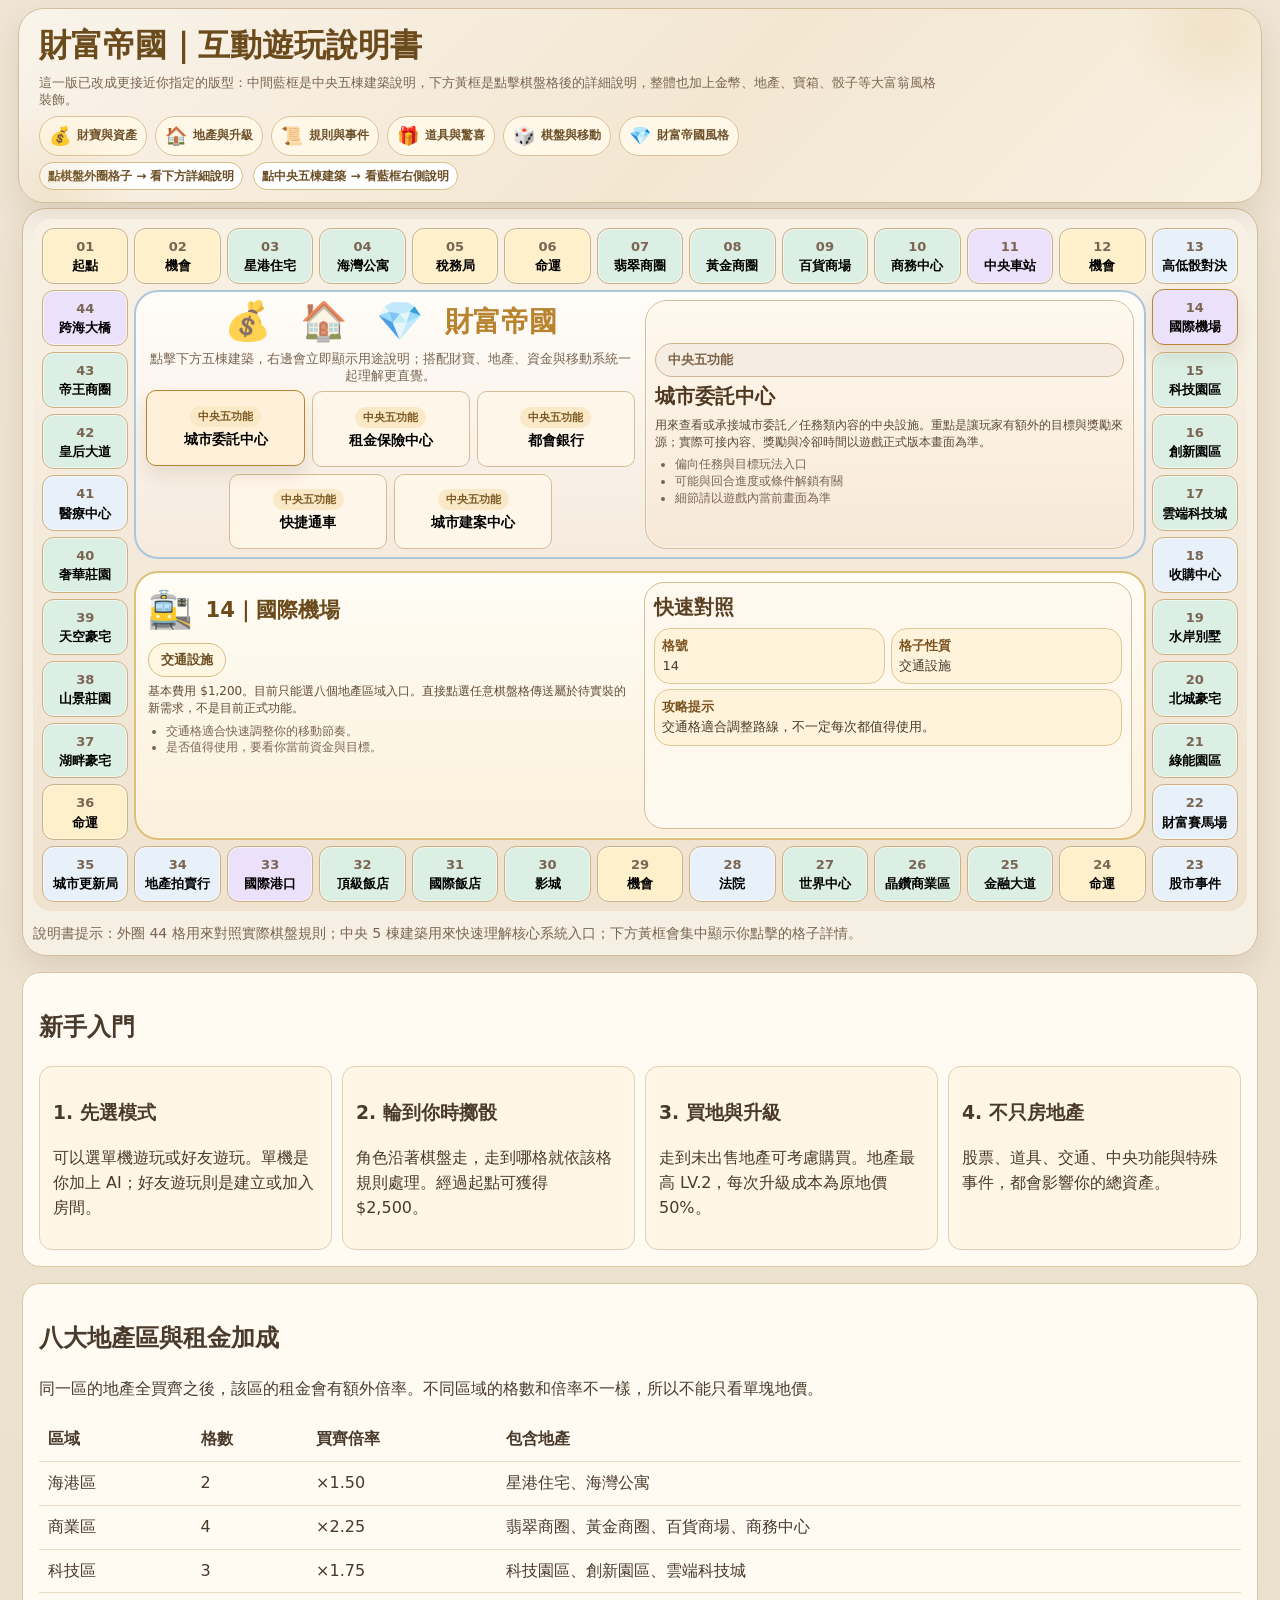
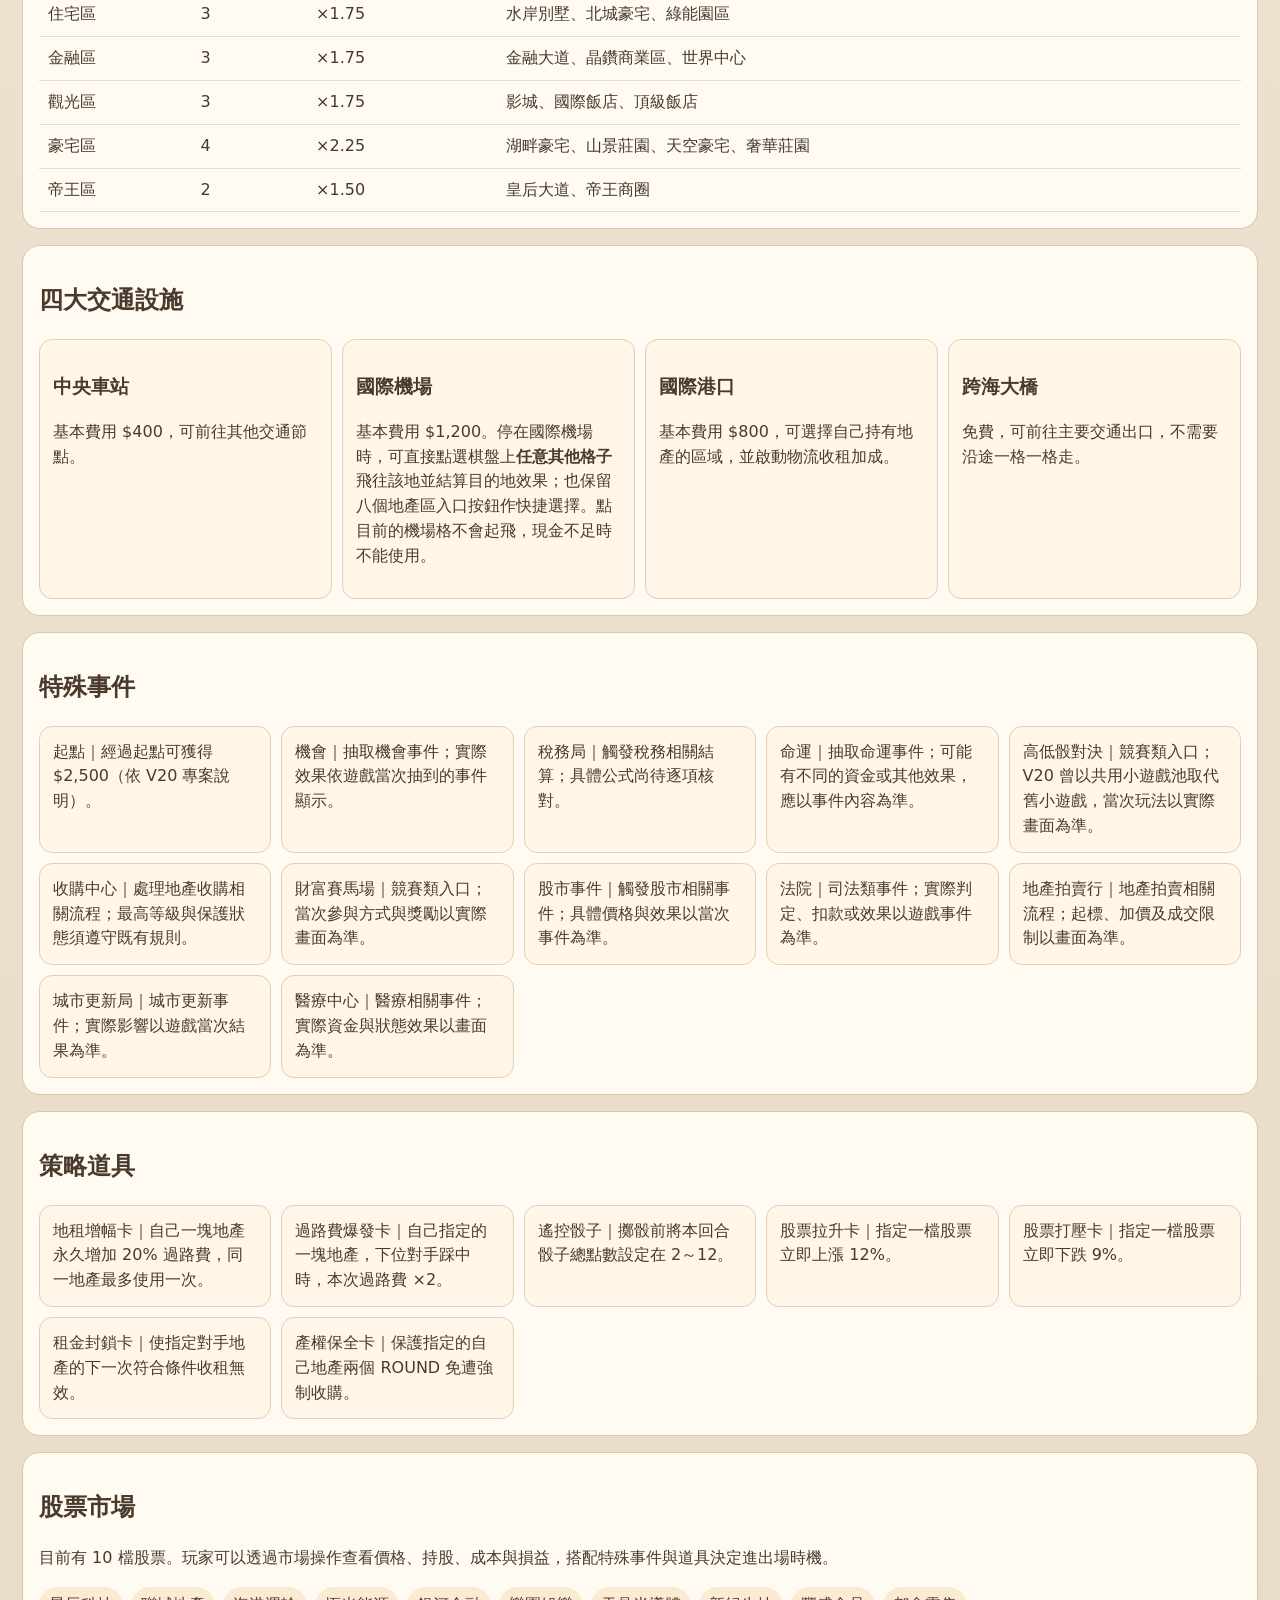
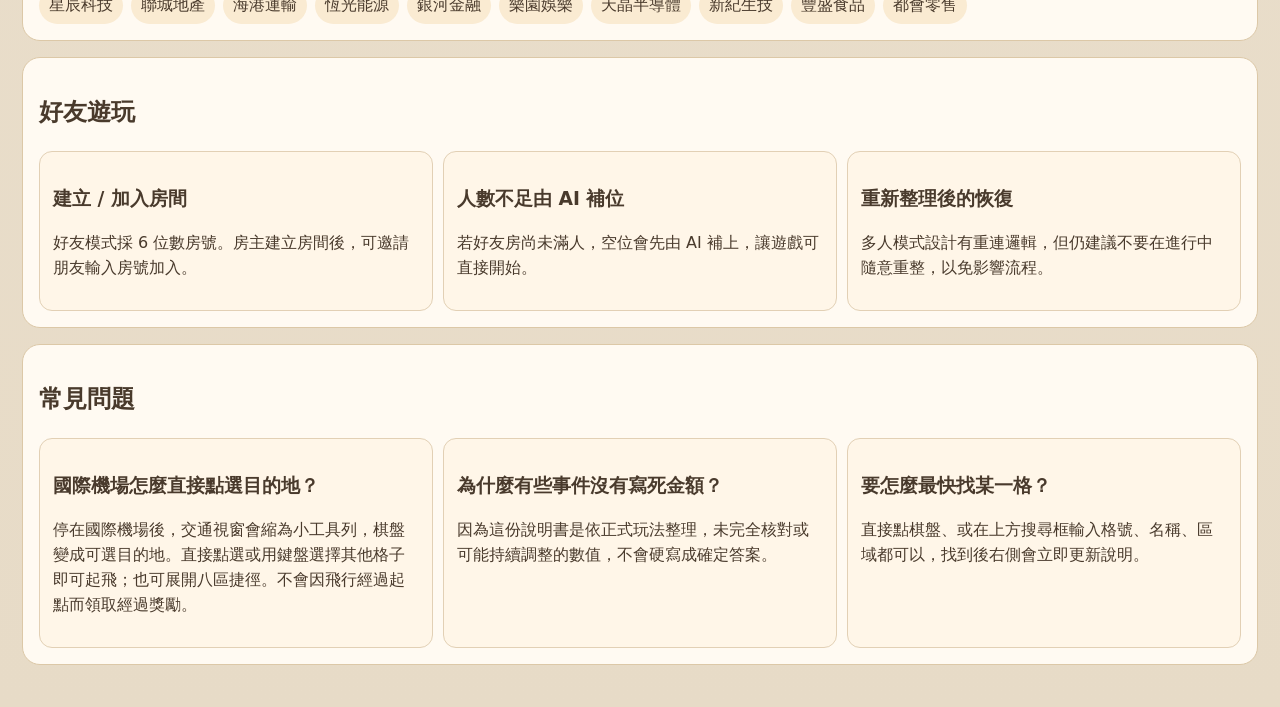
<file: v20/guide.html>
<!doctype html>
<html lang="zh-Hant">
<head>
<meta charset="utf-8">
<meta name="viewport" content="width=device-width,initial-scale=1,viewport-fit=cover">
<meta name="theme-color" content="#efe5d4">
<title>財富帝國｜互動遊玩說明書</title>
<style>
:root{--bg:#efe5d4;--bg2:#e7dbc7;--panel:#f7f0e3;--card:#fffaf2;--line:#d3be9b;--text:#493a2c;--muted:#796551;--gold:#b8832f;--gold2:#d7b06b;--blue:#2c8fd6;--yellow:#ead900;--green:#dcefe4;--purple:#ece1fb;--special:#e8f1f9;--shadow:0 14px 32px rgba(96,67,30,.12);}
*{box-sizing:border-box} body{margin:0;font-family:system-ui,-apple-system,'Noto Sans TC','Microsoft JhengHei',sans-serif;background:linear-gradient(180deg,var(--bg),var(--bg2));color:var(--text);line-height:1.55} button{font:inherit;cursor:pointer} a{color:#7b5320}
.header{max-width:1420px;margin:0 auto;padding:18px 18px 8px}
.hero{position:relative;background:linear-gradient(135deg,#f9f3ea,#f3e7d2 55%,#f8f0e1);border:1px solid var(--line);border-radius:26px;padding:22px 24px 18px;box-shadow:var(--shadow);overflow:hidden}
.hero:before,.hero:after{content:'';position:absolute;width:180px;height:180px;border-radius:50%;background:radial-gradient(circle,rgba(215,176,107,.18),transparent 70%);pointer-events:none}
.hero:before{top:-70px;right:-45px} .hero:after{left:-60px;bottom:-80px}
.hero h1{margin:0 0 8px;font-size:clamp(30px,4vw,50px);color:#6b4a1b} .hero p{margin:0;color:var(--muted);max-width:900px} .chips{display:flex;gap:8px;flex-wrap:wrap;margin-top:14px} .chip{display:inline-flex;align-items:center;gap:6px;padding:8px 14px;border-radius:999px;border:1px solid #dbc39b;background:#fff7e7;color:#6f522a;font-weight:800} .chip .icon{font-size:18px}
.chip{text-decoration:none}.chip:hover,.chip:focus-visible{background:#f6e7c6;border-color:#b88a47;outline-offset:2px}html{scroll-behavior:smooth}section[id],#board{scroll-margin-top:12px}
.page{max-width:1420px;margin:0 auto;padding:0 18px 26px}
.board-shell{overflow-x:auto;background:rgba(255,251,244,.55);border:1px solid var(--line);border-radius:24px;padding:10px;box-shadow:var(--shadow)}
.board{min-width:1050px;display:grid;grid-template-columns:repeat(13,minmax(68px,1fr));grid-template-rows:repeat(11,minmax(70px,auto));gap:6px;min-height:880px;background:linear-gradient(180deg,#f8f1e5,#efe2cf);border-radius:18px;padding:8px;position:relative;overflow:hidden}
.tile{border:1px solid #ccb080;border-radius:16px;background:#fff9ec;padding:8px 4px;display:flex;flex-direction:column;align-items:center;justify-content:center;text-align:center;box-shadow:inset 0 0 0 1px rgba(255,255,255,.55);transition:.16s transform,.16s box-shadow,.16s border-color;min-height:70px}
.tile:hover,.tile.active{transform:translateY(-1px);box-shadow:0 10px 18px rgba(105,76,38,.12);border-color:#b78535} .tile small{font-size:12px;color:var(--muted);font-weight:700} .tile strong{font-size:15px;line-height:1.25}
.tile.property{background:var(--green)} .tile.station{background:var(--purple)} .tile.start,.tile.chance,.tile.fate,.tile.tax{background:#fff0cc} .tile.highlow,.tile.horse,.tile.market,.tile.court,.tile.acquisition,.tile.auction,.tile.urban,.tile.hospital{background:var(--special)}
.center-zone{grid-column:2 / 13;grid-row:2 / 11;display:grid;grid-template-rows:1fr auto;gap:10px;min-height:0}
.center-blue{border:2px solid #aac7db;border-radius:24px;background:linear-gradient(180deg,#fffdf9,#f5eadd);padding:18px;display:grid;grid-template-columns:1fr 1.15fr;gap:14px;min-height:360px;position:relative;overflow:hidden}

.central-showcase{display:grid;grid-template-rows:auto 1fr auto;gap:12px;min-height:0}
.central-words{font-family:Georgia,'Times New Roman',serif;font-size:clamp(18px,2vw,29px);font-weight:750;line-height:1.35;color:#37281b;white-space:pre-line}
.central-brand{display:flex;align-items:end;gap:14px;justify-content:center;color:var(--gold);font-weight:900;font-size:clamp(22px,2.6vw,38px)}
.central-brand .brand-icons{font-size:clamp(26px,3vw,38px);letter-spacing:8px;opacity:.8}
.central-sub{text-align:center;color:var(--muted)}
.central-building-grid{display:grid;grid-template-columns:repeat(3,1fr);grid-template-rows:repeat(3,minmax(58px,1fr));gap:10px;align-items:end}
.central-btn{border:1px solid #d6bc96;border-radius:18px;background:#fff6ea;padding:10px 10px 12px;min-height:58px;display:flex;flex-direction:column;align-items:center;justify-content:center;gap:5px;text-align:center;transition:.16s transform,.16s box-shadow,.16s border-color} .central-btn:hover,.central-btn.active{transform:translateY(-1px);border-color:#b8832f;box-shadow:0 10px 18px rgba(105,76,38,.12);background:#fff0d9} .central-btn small{display:inline-block;padding:2px 8px;border-radius:999px;background:#f9e9c6;color:#7d5923;font-size:11px;font-weight:800} .central-btn strong{font-size:15px}
.central-card{background:linear-gradient(180deg,#fff9ee,#f7e8d7);border:1px solid var(--line);border-radius:22px;padding:18px;box-shadow:inset 0 0 0 1px rgba(255,255,255,.55);display:grid;grid-template-rows:auto auto 1fr auto;gap:12px}
.central-card .tag{justify-self:end;padding:6px 12px;border-radius:999px;border:1px solid #d0b48f;background:#f5ece2;color:#7c6247;font-weight:800;font-size:13px}
.central-card h2{margin:0;font-size:clamp(28px,2.8vw,40px);color:#503820} .central-card p{margin:0;color:#5c4a37;font-size:18px} .central-card ul{margin:0;padding-left:20px;color:var(--muted);font-size:17px}
.tile-detail{border:2px solid #dfc078;border-radius:24px;background:linear-gradient(180deg,#fffdf6,#fbf0db);padding:18px 20px;display:grid;grid-template-columns:minmax(0,1.05fr) minmax(300px,.95fr);gap:18px;align-items:start;min-height:220px;box-shadow:inset 0 0 0 1px rgba(255,255,255,.55)}
.tile-detail .left h2{margin:0 0 8px;font-size:clamp(28px,2.6vw,38px);color:#6b4a1b;display:flex;align-items:center;gap:12px} .tile-detail .left h2 .bigicon{font-size:36px} .tile-detail .typebadges{display:flex;flex-wrap:wrap;gap:8px;margin-bottom:12px} .badge{display:inline-flex;align-items:center;gap:6px;padding:6px 12px;border-radius:999px;border:1px solid #d8be86;background:#fff7e2;color:#6c4f25;font-weight:800} .tile-detail .left p{margin:0;color:#5f4b36;font-size:18px} .tile-detail .left ul{margin:12px 0 0;padding-left:20px;color:var(--muted)}
.tile-side{background:#fff8ee;border:1px solid var(--line);border-radius:20px;padding:16px;display:grid;gap:10px} .tile-side h3{margin:0;font-size:20px;color:#5a4124} .mini-grid{display:grid;grid-template-columns:repeat(auto-fit,minmax(120px,1fr));gap:10px} .mini-card{background:#fff3dc;border:1px solid #e1c993;border-radius:16px;padding:12px} .mini-card strong{display:block;color:#7b5320}
.footer-note{margin-top:12px;color:var(--muted);font-size:14px}
.legend{display:flex;gap:10px;flex-wrap:wrap;margin:14px 0 4px} .legend .badge{background:#fff}
@media (max-width:1200px){.center-blue{grid-template-columns:1fr} .tile-detail{grid-template-columns:1fr} .board{grid-template-columns:repeat(13,minmax(56px,1fr))}}
@media (max-width:900px){.page,.header{padding-left:12px;padding-right:12px} .board-shell{padding:6px} .board{grid-template-columns:repeat(13,minmax(48px,1fr));overflow:auto;min-height:auto} .center-zone{grid-column:1 / -1;grid-row:auto;display:block} .tile{min-height:60px} .center-blue,.tile-detail{margin-top:12px} .central-building-grid{grid-template-columns:repeat(2,1fr);grid-template-rows:none}}
.manual-section{margin:16px 0;background:#fffaf2;border:1px solid #dcc8a7;border-radius:18px;padding:16px}.manual-section .cols{display:grid;grid-template-columns:repeat(auto-fit,minmax(220px,1fr));gap:10px}.manual-section .card{background:#fff6e8;border:1px solid #e2d0b5;border-radius:13px;padding:13px}.manual-section table{width:100%;border-collapse:collapse}.manual-section td,.manual-section th{padding:9px;border-bottom:1px solid #eadbc3;text-align:left}.manual-section .detail-tags{display:flex;gap:8px;flex-wrap:wrap}.manual-section .tag{background:#faebd2;border-radius:20px;padding:6px 10px}
/* Stable interactive board: selection never changes grid track heights. */
.board{grid-template-rows:repeat(11,76px)!important;min-height:0!important;align-content:start}
.center-zone{min-height:0!important;height:100%;grid-template-rows:minmax(0,1.2fr) minmax(0,.8fr)!important}
.center-blue,.tile-detail{min-height:0!important;height:100%;overflow:hidden}
.center-blue{grid-template-columns:minmax(0,1fr) minmax(0,1fr)!important}
.central-showcase{display:flex!important;flex-direction:column;justify-content:center;gap:8px}
.central-brand{align-items:center;flex-wrap:wrap}
.central-building-grid{flex:1;min-height:0;align-items:stretch;grid-template-rows:repeat(3,minmax(0,1fr))}
.central-btn{min-height:0}
.central-card{min-height:0;overflow:auto;grid-template-rows:auto auto auto 1fr}
.central-card h2{font-size:clamp(19px,2vw,29px)}
.central-card p,.central-card ul{font-size:clamp(12px,1.05vw,16px)}
.tile-detail{grid-template-columns:repeat(2,minmax(0,1fr))!important;align-items:stretch;gap:14px}
.tile-detail>.left,.tile-detail>.tile-side{min-width:0;min-height:0;overflow:auto}
.tile-detail .left h2{font-size:clamp(19px,2vw,27px)}
.tile-detail .left p{font-size:clamp(12px,1.05vw,16px)}
.tile-detail .left ul{font-size:13px}
.tile-side{align-content:start}
@media(max-width:900px){.board{min-width:1050px;grid-template-rows:repeat(11,76px)!important}.center-zone{display:grid!important;grid-column:2 / 13!important;grid-row:2 / 11!important}.center-blue{margin:0!important;grid-template-columns:repeat(2,minmax(0,1fr))!important}.tile-detail{margin:0!important;grid-template-columns:repeat(2,minmax(0,1fr))!important}}

/* Desktop visual revision: larger 44-tile board, readable text, no nested scrollbars.
   The document can scroll naturally to the remaining handbook chapters. */
@media(min-width:1100px){
  .header,.page{max-width:1700px;width:100%}
  .page{padding-left:22px;padding-right:22px}
  .board-shell{overflow:visible}
  .board{width:100%;min-width:0;grid-template-columns:repeat(13,minmax(0,1fr));grid-template-rows:repeat(11,clamp(51px,6.2dvh,66px))!important;gap:6px;padding:9px;overflow:visible}
  .tile{min-height:0;padding:5px 4px;border-radius:12px}
  .tile small{font-size:13px}
  .tile strong{font-size:clamp(13px,.95vw,16px);line-height:1.35}
  .center-zone{grid-template-rows:minmax(0,1.08fr) minmax(0,.92fr)!important;gap:12px}
  .center-blue,.tile-detail{overflow:visible;min-height:0;height:100%}
  .central-card{overflow:visible;display:flex;flex-direction:column;justify-content:center;gap:10px}
  .central-card h2{font-size:clamp(23px,1.65vw,29px)}
  .central-card p,.central-card ul{font-size:clamp(15px,.98vw,17px);line-height:1.6}
  .central-btn strong{font-size:16px}
  .central-sub{font-size:15px}
  .tile-detail>.left,.tile-detail>.tile-side{overflow:visible;min-width:0;min-height:0}
  .tile-detail .left h2{font-size:clamp(25px,1.8vw,32px)}
  .tile-detail .left p,.tile-detail .left ul{font-size:clamp(15px,.95vw,17px);line-height:1.6}
  .tile-detail .left .badge,.tile-side{font-size:15px}
  .tile-side .mini-card{font-size:15px}
  .manual-section{font-size:16px}
}
/* Full handbook remains usable on phones and inside the narrower in-game window. */
@media(max-width:1099px){
  .center-card,.tile-detail>.left,.tile-detail>.tile-side{scrollbar-width:thin}
}

/* Fit the desktop board within the visible screen without restoring inner scrolling. */
@media(min-width:1100px){
  .hero{padding:12px 20px}
  .header{padding-top:8px;padding-bottom:5px}
  .hero h1{font-size:clamp(26px,2.5vw,38px);margin-bottom:3px}
  .hero p{font-size:13px;line-height:1.35}
  .hero .chips{margin-top:7px}
  .hero .chip{padding:5px 9px;font-size:12px}
  .hero .legend{margin:6px 0 0}
  .hero .badge{padding:4px 8px;font-size:12px}
  .center-blue{padding:11px;gap:10px}
  .center-blue::before{display:none!important;content:none!important}
  .central-showcase{gap:5px}
  .central-brand{font-size:clamp(22px,2.2vw,32px)}
  .central-sub{font-size:13px}
  .central-building-grid{gap:5px}
  .central-btn{padding:4px 6px;border-radius:10px}
  .central-btn strong{font-size:14px}
  .central-card{padding:11px;gap:5px}
  .central-card h2{font-size:clamp(19px,1.55vw,25px)}
  .central-card p,.central-card ul{font-size:clamp(12px,.87vw,15px);line-height:1.4}
  .tile-detail{padding:10px 13px;gap:9px}
  .tile-detail .left h2{font-size:clamp(21px,1.65vw,27px)}
  .tile-detail .left p,.tile-detail .left ul{font-size:clamp(12px,.85vw,15px);line-height:1.45}
  .tile-detail .left .badge,.tile-side,.tile-side .mini-card{font-size:13px}
  .tile-side{padding:9px;gap:5px}
  .mini-grid{gap:6px}
  .mini-card{padding:7px}
}

/* Give long property details more vertical room without changing the outer 44-tile footprint. */
@media(min-width:1100px){
 .center-zone{grid-template-rows:minmax(0,.78fr) minmax(0,1.22fr)!important}
 .center-blue{padding:8px 10px}
 .central-building-grid{gap:3px}
 .central-btn{padding:2px 5px}
 .central-card{padding:9px}
 .tile-detail{padding:9px 12px}
 .tile-detail .left h2{margin-bottom:5px}
 .tile-detail .left .typebadges{margin-bottom:6px}
 .tile-detail .left p{margin:0}
 .tile-detail .left ul{margin:5px 0 0;padding-left:18px}
 .tile-detail .left li{margin:0;line-height:1.35}
}

/* Center-building repair: two spacious rows, never overlapping buttons. */
@media(min-width:1100px){
 .center-zone{grid-template-rows:minmax(0,1fr) minmax(0,1fr)!important}
 .central-showcase{min-height:0;justify-content:space-around;gap:7px}
 .central-building-grid{display:grid!important;grid-template-columns:repeat(6,minmax(0,1fr))!important;grid-template-rows:repeat(2,minmax(54px,1fr))!important;align-items:stretch!important;gap:7px!important;flex:1 1 auto;min-height:116px}
 .central-building-grid>.central-btn{grid-row:auto!important;grid-column:span 2!important;min-height:54px!important;padding:6px 4px!important;gap:2px!important}
 .central-building-grid>.central-btn:nth-child(4){grid-column:2 / span 2!important;grid-row:2!important}
 .central-building-grid>.central-btn:nth-child(5){grid-column:4 / span 2!important;grid-row:2!important}
 .central-building-grid>.central-btn:nth-child(-n+3){grid-row:1!important}
 .central-brand{line-height:1.15}
 .central-sub{line-height:1.3}
 .center-blue{overflow:hidden}
}
</style>
</head>
<body>
<div class="header">
  <div class="hero">
    <h1>財富帝國｜互動遊玩說明書</h1>
    <p>這一版已改成更接近你指定的版型：中間藍框是中央五棟建築說明，下方黃框是點擊棋盤格後的詳細說明，整體也加上金幣、地產、寶箱、骰子等大富翁風格裝飾。</p>
    <div class="chips">
      <a class="chip" href="#regions"><span class="icon">💰</span> 財寶與資產</a>
      <a class="chip" href="#regions"><span class="icon">🏠</span> 地產與升級</a>
      <a class="chip" href="#events"><span class="icon">📜</span> 規則與事件</a>
      <a class="chip" href="#items"><span class="icon">🎁</span> 道具與驚喜</a>
      <a class="chip" href="#board"><span class="icon">🎲</span> 棋盤與移動</a>
      <a class="chip" href="#newbie"><span class="icon">💎</span> 財富帝國風格</a>
    </div>
    <div class="legend">
      <span class="badge">點棋盤外圈格子 → 看下方詳細說明</span>
      <span class="badge">點中央五棟建築 → 看藍框右側說明</span>
    </div>
  </div>
</div>
<div class="page">
  <div class="board-shell">
    <div class="board" id="board"></div>
    <div class="footer-note">說明書提示：外圈 44 格用來對照實際棋盤規則；中央 5 棟建築用來快速理解核心系統入口；下方黃框會集中顯示你點擊的格子詳情。</div>
  </div>
<section id="newbie" class="manual-section">
    <h2>新手入門</h2>
    <div class="cols">
      <div class="card"><h3>1. 先選模式</h3><p>可以選單機遊玩或好友遊玩。單機是你加上 AI；好友遊玩則是建立或加入房間。</p></div>
      <div class="card"><h3>2. 輪到你時擲骰</h3><p>角色沿著棋盤走，走到哪格就依該格規則處理。經過起點可獲得 $2,500。</p></div>
      <div class="card"><h3>3. 買地與升級</h3><p>走到未出售地產可考慮購買。地產最高 LV.2，每次升級成本為原地價 50%。</p></div>
      <div class="card"><h3>4. 不只房地產</h3><p>股票、道具、交通、中央功能與特殊事件，都會影響你的總資產。</p></div>
    </div>
  </section>

  <section id="regions" class="manual-section">
    <h2>八大地產區與租金加成</h2>
    <p>同一區的地產全買齊之後，該區的租金會有額外倍率。不同區域的格數和倍率不一樣，所以不能只看單塊地價。</p>
    <table><thead><tr><th>區域</th><th>格數</th><th>買齊倍率</th><th>包含地產</th></tr></thead><tbody id="regionRows"></tbody></table>
  </section>

  <section id="transport" class="manual-section">
    <h2>四大交通設施</h2>
    <div class="cols">
      <div class="card"><h3>中央車站</h3><p>基本費用 $400，可前往其他交通節點。</p></div>
      <div class="card"><h3>國際機場</h3><p>基本費用 $1,200。停在國際機場時，可直接點選棋盤上<strong>任意其他格子</strong>飛往該地並結算目的地效果；也保留八個地產區入口按鈕作快捷選擇。點目前的機場格不會起飛，現金不足時不能使用。</p></div>
      <div class="card"><h3>國際港口</h3><p>基本費用 $800，可選擇自己持有地產的區域，並啟動物流收租加成。</p></div>
      <div class="card"><h3>跨海大橋</h3><p>免費，可前往主要交通出口，不需要沿途一格一格走。</p></div>
    </div>
  </section>

  <section id="events" class="manual-section">
    <h2>特殊事件</h2>
    <div class="cols" id="eventCards"></div>
  </section>

  <section id="items" class="manual-section">
    <h2>策略道具</h2>
    <div class="cols" id="itemCards"></div>
  </section>

  <section id="stocks" class="manual-section">
    <h2>股票市場</h2>
    <p>目前有 10 檔股票。玩家可以透過市場操作查看價格、持股、成本與損益，搭配特殊事件與道具決定進出場時機。</p>
    <div id="stockTags" class="detail-tags"></div>
  </section>

  <section id="multiplayer" class="manual-section">
    <h2>好友遊玩</h2>
    <div class="cols">
      <div class="card"><h3>建立 / 加入房間</h3><p>好友模式採 6 位數房號。房主建立房間後，可邀請朋友輸入房號加入。</p></div>
      <div class="card"><h3>人數不足由 AI 補位</h3><p>若好友房尚未滿人，空位會先由 AI 補上，讓遊戲可直接開始。</p></div>
      <div class="card"><h3>重新整理後的恢復</h3><p>多人模式設計有重連邏輯，但仍建議不要在進行中隨意重整，以免影響流程。</p></div>
    </div>
  </section>

  <section id="faq" class="manual-section">
    <h2>常見問題</h2>
    <div class="cols">
      <div class="card"><h3>國際機場怎麼直接點選目的地？</h3><p>停在國際機場後，交通視窗會縮為小工具列，棋盤變成可選目的地。直接點選或用鍵盤選擇其他格子即可起飛；也可展開八區捷徑。不會因飛行經過起點而領取經過獎勵。</p></div>
      <div class="card"><h3>為什麼有些事件沒有寫死金額？</h3><p>因為這份說明書是依正式玩法整理，未完全核對或可能持續調整的數值，不會硬寫成確定答案。</p></div>
      <div class="card"><h3>要怎麼最快找某一格？</h3><p>直接點棋盤、或在上方搜尋框輸入格號、名稱、區域都可以，找到後右側會立即更新說明。</p></div>
    </div>
  </section>

  
</div>
<script>
const tiles=[{"num": 1, "name": "起點", "kind": "start", "region": "", "desc": "經過起點可獲得 $2,500（依 V20 專案說明）。"}, {"num": 2, "name": "機會", "kind": "chance", "region": "", "desc": "抽取機會事件；實際效果依遊戲當次抽到的事件顯示。"}, {"num": 3, "name": "星港住宅", "kind": "property", "region": "海港區", "desc": "屬於「海港區」，購買後可在我的房產管理；抵達他人持有地產可能要支付租金。地產最多升級至 LV.2，每級升級成本為地價 50%。"}, {"num": 4, "name": "海灣公寓", "kind": "property", "region": "海港區", "desc": "屬於「海港區」，購買後可在我的房產管理；抵達他人持有地產可能要支付租金。地產最多升級至 LV.2，每級升級成本為地價 50%。"}, {"num": 5, "name": "稅務局", "kind": "tax", "region": "", "desc": "觸發稅務相關結算；具體公式尚待逐項核對。"}, {"num": 6, "name": "命運", "kind": "fate", "region": "", "desc": "抽取命運事件；可能有不同的資金或其他效果，應以事件內容為準。"}, {"num": 7, "name": "翡翠商圈", "kind": "property", "region": "商業區", "desc": "屬於「商業區」，購買後可在我的房產管理；抵達他人持有地產可能要支付租金。地產最多升級至 LV.2，每級升級成本為地價 50%。"}, {"num": 8, "name": "黃金商圈", "kind": "property", "region": "商業區", "desc": "屬於「商業區」，購買後可在我的房產管理；抵達他人持有地產可能要支付租金。地產最多升級至 LV.2，每級升級成本為地價 50%。"}, {"num": 9, "name": "百貨商場", "kind": "property", "region": "商業區", "desc": "屬於「商業區」，購買後可在我的房產管理；抵達他人持有地產可能要支付租金。地產最多升級至 LV.2，每級升級成本為地價 50%。"}, {"num": 10, "name": "商務中心", "kind": "property", "region": "商業區", "desc": "屬於「商業區」，購買後可在我的房產管理；抵達他人持有地產可能要支付租金。地產最多升級至 LV.2，每級升級成本為地價 50%。"}, {"num": 11, "name": "中央車站", "kind": "station", "region": "", "desc": "基本費用 $400。可移動至其他交通節點。"}, {"num": 12, "name": "機會", "kind": "chance", "region": "", "desc": "抽取機會事件；實際效果依遊戲當次抽到的事件顯示。"}, {"num": 13, "name": "高低骰對決", "kind": "highlow", "region": "", "desc": "競賽類入口；V20 曾以共用小遊戲池取代舊小遊戲，當次玩法以實際畫面為準。"}, {"num": 14, "name": "國際機場", "kind": "station", "region": "", "desc": "基本費用 $1,200。目前只能選八個地產區域入口。直接點選任意棋盤格傳送屬於待實裝的新需求，不是目前正式功能。"}, {"num": 15, "name": "科技園區", "kind": "property", "region": "科技區", "desc": "屬於「科技區」，購買後可在我的房產管理；抵達他人持有地產可能要支付租金。地產最多升級至 LV.2，每級升級成本為地價 50%。"}, {"num": 16, "name": "創新園區", "kind": "property", "region": "科技區", "desc": "屬於「科技區」，購買後可在我的房產管理；抵達他人持有地產可能要支付租金。地產最多升級至 LV.2，每級升級成本為地價 50%。"}, {"num": 17, "name": "雲端科技城", "kind": "property", "region": "科技區", "desc": "屬於「科技區」，購買後可在我的房產管理；抵達他人持有地產可能要支付租金。地產最多升級至 LV.2，每級升級成本為地價 50%。"}, {"num": 18, "name": "收購中心", "kind": "acquisition", "region": "", "desc": "處理地產收購相關流程；最高等級與保護狀態須遵守既有規則。"}, {"num": 19, "name": "水岸別墅", "kind": "property", "region": "住宅區", "desc": "屬於「住宅區」，購買後可在我的房產管理；抵達他人持有地產可能要支付租金。地產最多升級至 LV.2，每級升級成本為地價 50%。"}, {"num": 20, "name": "北城豪宅", "kind": "property", "region": "住宅區", "desc": "屬於「住宅區」，購買後可在我的房產管理；抵達他人持有地產可能要支付租金。地產最多升級至 LV.2，每級升級成本為地價 50%。"}, {"num": 21, "name": "綠能園區", "kind": "property", "region": "住宅區", "desc": "屬於「住宅區」，購買後可在我的房產管理；抵達他人持有地產可能要支付租金。地產最多升級至 LV.2，每級升級成本為地價 50%。"}, {"num": 22, "name": "財富賽馬場", "kind": "horse", "region": "", "desc": "競賽類入口；當次參與方式與獎勵以實際畫面為準。"}, {"num": 23, "name": "股市事件", "kind": "market", "region": "", "desc": "觸發股市相關事件；具體價格與效果以當次事件為準。"}, {"num": 24, "name": "命運", "kind": "fate", "region": "", "desc": "抽取命運事件；可能有不同的資金或其他效果，應以事件內容為準。"}, {"num": 25, "name": "金融大道", "kind": "property", "region": "金融區", "desc": "屬於「金融區」，購買後可在我的房產管理；抵達他人持有地產可能要支付租金。地產最多升級至 LV.2，每級升級成本為地價 50%。"}, {"num": 26, "name": "晶鑽商業區", "kind": "property", "region": "金融區", "desc": "屬於「金融區」，購買後可在我的房產管理；抵達他人持有地產可能要支付租金。地產最多升級至 LV.2，每級升級成本為地價 50%。"}, {"num": 27, "name": "世界中心", "kind": "property", "region": "金融區", "desc": "屬於「金融區」，購買後可在我的房產管理；抵達他人持有地產可能要支付租金。地產最多升級至 LV.2，每級升級成本為地價 50%。"}, {"num": 28, "name": "法院", "kind": "court", "region": "", "desc": "司法類事件；實際判定、扣款或效果以遊戲事件為準。"}, {"num": 29, "name": "機會", "kind": "chance", "region": "", "desc": "抽取機會事件；實際效果依遊戲當次抽到的事件顯示。"}, {"num": 30, "name": "影城", "kind": "property", "region": "觀光區", "desc": "屬於「觀光區」，購買後可在我的房產管理；抵達他人持有地產可能要支付租金。地產最多升級至 LV.2，每級升級成本為地價 50%。"}, {"num": 31, "name": "國際飯店", "kind": "property", "region": "觀光區", "desc": "屬於「觀光區」，購買後可在我的房產管理；抵達他人持有地產可能要支付租金。地產最多升級至 LV.2，每級升級成本為地價 50%。"}, {"num": 32, "name": "頂級飯店", "kind": "property", "region": "觀光區", "desc": "屬於「觀光區」，購買後可在我的房產管理；抵達他人持有地產可能要支付租金。地產最多升級至 LV.2，每級升級成本為地價 50%。"}, {"num": 33, "name": "國際港口", "kind": "station", "region": "", "desc": "基本費用 $800。選擇自己持有的地產區域，啟動接下來兩次收租 +15% 的物流加成。"}, {"num": 34, "name": "地產拍賣行", "kind": "auction", "region": "", "desc": "地產拍賣相關流程；起標、加價及成交限制以畫面為準。"}, {"num": 35, "name": "城市更新局", "kind": "urban", "region": "", "desc": "城市更新事件；實際影響以遊戲當次結果為準。"}, {"num": 36, "name": "命運", "kind": "fate", "region": "", "desc": "抽取命運事件；可能有不同的資金或其他效果，應以事件內容為準。"}, {"num": 37, "name": "湖畔豪宅", "kind": "property", "region": "豪宅區", "desc": "屬於「豪宅區」，購買後可在我的房產管理；抵達他人持有地產可能要支付租金。地產最多升級至 LV.2，每級升級成本為地價 50%。"}, {"num": 38, "name": "山景莊園", "kind": "property", "region": "豪宅區", "desc": "屬於「豪宅區」，購買後可在我的房產管理；抵達他人持有地產可能要支付租金。地產最多升級至 LV.2，每級升級成本為地價 50%。"}, {"num": 39, "name": "天空豪宅", "kind": "property", "region": "豪宅區", "desc": "屬於「豪宅區」，購買後可在我的房產管理；抵達他人持有地產可能要支付租金。地產最多升級至 LV.2，每級升級成本為地價 50%。"}, {"num": 40, "name": "奢華莊園", "kind": "property", "region": "豪宅區", "desc": "屬於「豪宅區」，購買後可在我的房產管理；抵達他人持有地產可能要支付租金。地產最多升級至 LV.2，每級升級成本為地價 50%。"}, {"num": 41, "name": "醫療中心", "kind": "hospital", "region": "", "desc": "醫療相關事件；實際資金與狀態效果以畫面為準。"}, {"num": 42, "name": "皇后大道", "kind": "property", "region": "帝王區", "desc": "屬於「帝王區」，購買後可在我的房產管理；抵達他人持有地產可能要支付租金。地產最多升級至 LV.2，每級升級成本為地價 50%。"}, {"num": 43, "name": "帝王商圈", "kind": "property", "region": "帝王區", "desc": "屬於「帝王區」，購買後可在我的房產管理；抵達他人持有地產可能要支付租金。地產最多升級至 LV.2，每級升級成本為地價 50%。"}, {"num": 44, "name": "跨海大橋", "kind": "station", "region": "", "desc": "基本費用 免費。前往三個主要交通出口，不觸發沿途格子。"}];
const regions={"海港區": [2, "×1.50"], "商業區": [4, "×2.25"], "科技區": [3, "×1.75"], "住宅區": [3, "×1.75"], "金融區": [3, "×1.75"], "觀光區": [3, "×1.75"], "豪宅區": [4, "×2.25"], "帝王區": [2, "×1.50"]};
const items=[["地租增幅卡", "自己一塊地產永久增加 20% 過路費，同一地產最多使用一次。"], ["過路費爆發卡", "自己指定的一塊地產，下位對手踩中時，本次過路費 ×2。"], ["遙控骰子", "擲骰前將本回合骰子總點數設定在 2～12。"], ["股票拉升卡", "指定一檔股票立即上漲 12%。"], ["股票打壓卡", "指定一檔股票立即下跌 9%。"], ["租金封鎖卡", "使指定對手地產的下一次符合條件收租無效。"], ["產權保全卡", "保護指定的自己地產兩個 ROUND 免遭強制收購。"]];
const stocks=["星辰科技", "聯城地產", "海港運輸", "恆光能源", "銀河金融", "樂園娛樂", "天晶半導體", "新紀生技", "豐盛食品", "都會零售"];
const central=[{"id": "mission", "name": "城市委託中心", "type": "中央五功能", "desc": "用來查看或承接城市委託／任務類內容的中央設施。重點是讓玩家有額外的目標與獎勵來源；實際可接內容、獎勵與冷卻時間以遊戲正式版本畫面為準。", "tips": ["偏向任務與目標玩法入口", "可能與回合進度或條件解鎖有關", "細節請以遊戲內當前畫面為準"]}, {"id": "insurance", "name": "租金保險中心", "type": "中央五功能", "desc": "與租金保護、風險管理相關的中央設施。當玩家想降低被收租或收租落差帶來的波動時，這類功能會是重要參考入口。", "tips": ["偏向風險保護類型功能", "適合用來穩定資產表現", "實際效果仍以遊戲內說明為準"]}, {"id": "bank", "name": "都會銀行", "type": "中央五功能", "desc": "提供資金管理相關功能的中央設施。玩家需要處理金流、資產安排或資金運用時，可優先查看這個入口。", "tips": ["偏向資金與金流管理", "是中央五功能中的財務核心入口", "實際數值與功能要看正式遊戲版本"]}, {"id": "transit", "name": "快捷通車", "type": "中央五功能", "desc": "與快速移動、通行效率或交通策略有關的中央設施。適合與棋盤上的交通節點一起理解，幫助玩家更有效率地規劃移動。", "tips": ["偏向移動效率與交通規劃", "可搭配中央車站、國際機場、國際港口、跨海大橋一起理解", "實作內容請以遊戲內為準"]}, {"id": "development", "name": "城市建案中心", "type": "中央五功能", "desc": "用來對照城市建設、投資或開發類內容的中央設施。對想拉高資產成長或掌握額外建設玩法的玩家很重要。", "tips": ["偏向城市建設／投資類玩法", "通常與長期資產成長理解有關", "具體機制仍以正式畫面為準"]}];
const labels={"property": "可購買地產", "station": "交通設施", "chance": "機會事件", "fate": "命運事件", "start": "起點", "tax": "稅務結算", "highlow": "競賽事件", "horse": "競賽事件", "market": "股市事件", "court": "法院事件", "acquisition": "收購事件", "auction": "拍賣事件", "urban": "城市更新", "hospital": "醫療事件", "central": "中央五功能"};
const extraTips={"start": ["經過起點可獲得固定金額，適合新手先熟悉整體流程。"], "property": ["買下後可在「我的房產」管理。", "買齊同區會提高租金倍率。", "升級請到「我的房產」執行。"], "station": ["交通格適合快速調整你的移動節奏。", "是否值得使用，要看你當前資金與目標。"], "chance": ["抽到什麼以當次事件為準。"], "fate": ["抽到什麼以當次事件為準。"], "highlow": ["屬於競賽類型入口。"], "horse": ["屬於競賽類型入口。"], "market": ["與股票市場有關，適合搭配市場操作理解。"], "tax": ["通常代表需要支付現金，踩到前要注意手上資金。"], "court": ["屬於特殊事件，實際效果看當局遊戲。"], "acquisition": ["與地產收購流程有關。", "受保護或滿級地產仍要遵守既有規則。"], "auction": ["與地產拍賣流程有關。"], "urban": ["和城市發展或重新配置有關。"], "hospital": ["屬於醫療類特殊事件。"]};
const centralPos={"mission": [1, 2], "insurance": [2, 1], "bank": [2, 2], "transit": [2, 3], "development": [3, 2]};
function placement(index){ if(index<=12)return {row:1,col:index+1}; if(index<=21)return {row:index-11,col:13}; if(index<=34)return {row:11,col:35-index}; return {row:45-index,col:1}; }
function el(tag, cls, html){const n=document.createElement(tag); if(cls)n.className=cls; if(html!==undefined)n.innerHTML=html; return n;}
function tileIcon(kind){ return {start:'🚩',chance:'🎁',fate:'🎲',tax:'💸',property:'🏠',station:'🚉',highlow:'🎲',horse:'🏇',market:'📈',court:'⚖️',acquisition:'🤝',auction:'🔨',urban:'🏗️',hospital:'🏥'}[kind] || '🧭'; }
function propertyList(region){ return tiles.filter(t=>t.region===region).map(t=>t.name).join('、'); }
const board=document.getElementById('board');
const center=el('section','center-zone');
const blue=el('div','center-blue');

blue.innerHTML=`<div class="central-showcase"><div class="central-brand"><span class="brand-icons">💰 🏠 💎</span><span>財富帝國</span></div><div class="central-sub">點擊下方五棟建築，右邊會立即顯示用途說明；搭配財寶、地產、資金與移動系統一起理解更直覺。</div></div><div class="central-card" id="centralDetail"><span class="tag">中央五功能</span><h2>城市委託中心</h2><p>用來查看或承接城市委託／任務類內容，是中央的目標型玩法入口。</p><ul><li>偏向任務與目標玩法入口</li><li>可能與回合進度或條件解鎖有關</li><li>細節請以遊戲內當前畫面為準</li></ul></div>`;
const btnGrid=el('div','central-building-grid');
central.forEach(item=>{ const btn=el('button','central-btn',`<small>中央五功能</small><strong>${item.name}</strong>`); const pos=centralPos[item.id]; if(pos){btn.style.gridColumn=pos[1]; btn.style.gridRow=pos[0];} btn.addEventListener('click',()=>selectCentral(item,btn)); btnGrid.append(btn); item._btn=btn; });
blue.querySelector('.central-showcase').append(btnGrid);
const yellow=el('div','tile-detail'); yellow.id='tileDetail'; center.append(blue,yellow); board.append(center);
function selectCentral(item,btn){ central.forEach(c=>c._btn?.classList.remove('active')); btn?.classList.add('active'); document.getElementById('centralDetail').innerHTML=`<span class="tag">中央五功能</span><h2>${item.name}</h2><p>${item.desc}</p><ul>${(item.tips||[]).map(t=>`<li>${t}</li>`).join('')}</ul>`; }
function selectTile(tile,btn){ document.querySelectorAll('.tile').forEach(x=>x.classList.remove('active')); btn?.classList.add('active'); const tips=[...(tile.kind && extraTips[tile.kind] ? extraTips[tile.kind] : [])]; if(tile.kind==='property' && regions[tile.region]) tips.push(`此區共有 ${regions[tile.region][0]} 格：${propertyList(tile.region)}。`); const regionInfo=tile.region && regions[tile.region] ? `<div class="mini-card"><strong>所屬區域</strong><div>${tile.region}</div></div><div class="mini-card"><strong>買齊倍率</strong><div>${regions[tile.region][1]}</div></div>` : `<div class="mini-card"><strong>格子性質</strong><div>${labels[tile.kind]||tile.kind}</div></div>`; const stockInfo=tile.kind==='market' ? `<div class="mini-card"><strong>相關股票</strong><div>${stocks.slice(0,5).join('、')}…</div></div>` : ''; yellow.innerHTML=`<div class="left"><h2><span class="bigicon">${tileIcon(tile.kind)}</span><span>${String(tile.num).padStart(2,'0')}｜${tile.name}</span></h2><div class="typebadges"><span class="badge">${labels[tile.kind]||tile.kind}</span>${tile.region ? `<span class="badge">${tile.region}</span>` : ''}${tile.kind==='property' ? '<span class="badge">可購買・可升級・可收租</span>' : ''}</div><p>${tile.desc}</p><ul>${tips.map(t=>`<li>${t}</li>`).join('')}</ul></div><aside class="tile-side"><h3>快速對照</h3><div class="mini-grid"><div class="mini-card"><strong>格號</strong><div>${String(tile.num).padStart(2,'0')}</div></div>${regionInfo}${stockInfo}</div><div class="mini-card"><strong>攻略提示</strong><div>${tile.kind==='property' ? '若想衝區域倍率，可優先收集同區地產。' : tile.kind==='station' ? '交通格適合調整路線，不一定每次都值得使用。' : '此格屬於功能／事件型，請配合當局資金與策略判斷。'}</div></div></aside>`; }
tiles.forEach((tile,index)=>{ const pos=placement(index); const btn=el('button',`tile ${tile.kind}`,`<small>${String(tile.num).padStart(2,'0')}</small><strong>${tile.name}</strong>`); btn.style.gridRow=pos.row; btn.style.gridColumn=pos.col; btn.addEventListener('click',()=>selectTile(tile,btn)); board.append(btn); });
selectCentral(central[0], central[0]._btn);
selectTile(tiles[13], document.querySelectorAll('.tile')[13]);

const regionRows=document.getElementById("regionRows");if(regionRows)Object.entries(regions).forEach(([name,[count,mult]])=>{const tr=document.createElement("tr");[name,count,mult,tiles.filter(t=>t.region===name).map(t=>t.name).join("、")].forEach(v=>{const td=document.createElement("td");td.textContent=v;tr.append(td)});regionRows.append(tr)});
const centralCards=document.getElementById("centralCards");if(centralCards)central.forEach(c=>{const div=document.createElement("div");div.className="card";const h=document.createElement("h3");h.textContent=c.name;const p=document.createElement("p");p.textContent=c.desc;div.append(h,p);centralCards.append(div)});
const eventCards=document.getElementById("eventCards");if(eventCards){const seen=new Set();tiles.filter(t=>t.kind!=="property"&&t.kind!=="station").forEach(t=>{if(seen.has(t.name))return;seen.add(t.name);const card=document.createElement("div");card.className="card";card.textContent=t.name+"｜"+t.desc;eventCards.append(card)})}
const itemCards=document.getElementById("itemCards");if(itemCards)items.forEach(([name,desc])=>{const card=document.createElement("div");card.className="card";card.textContent=name+"｜"+desc;itemCards.append(card)});
const stockTags=document.getElementById("stockTags");if(stockTags)stocks.forEach(name=>{const span=document.createElement("span");span.className="tag";span.textContent=name;stockTags.append(span)});
</script>
</body>
</html>
</file>
